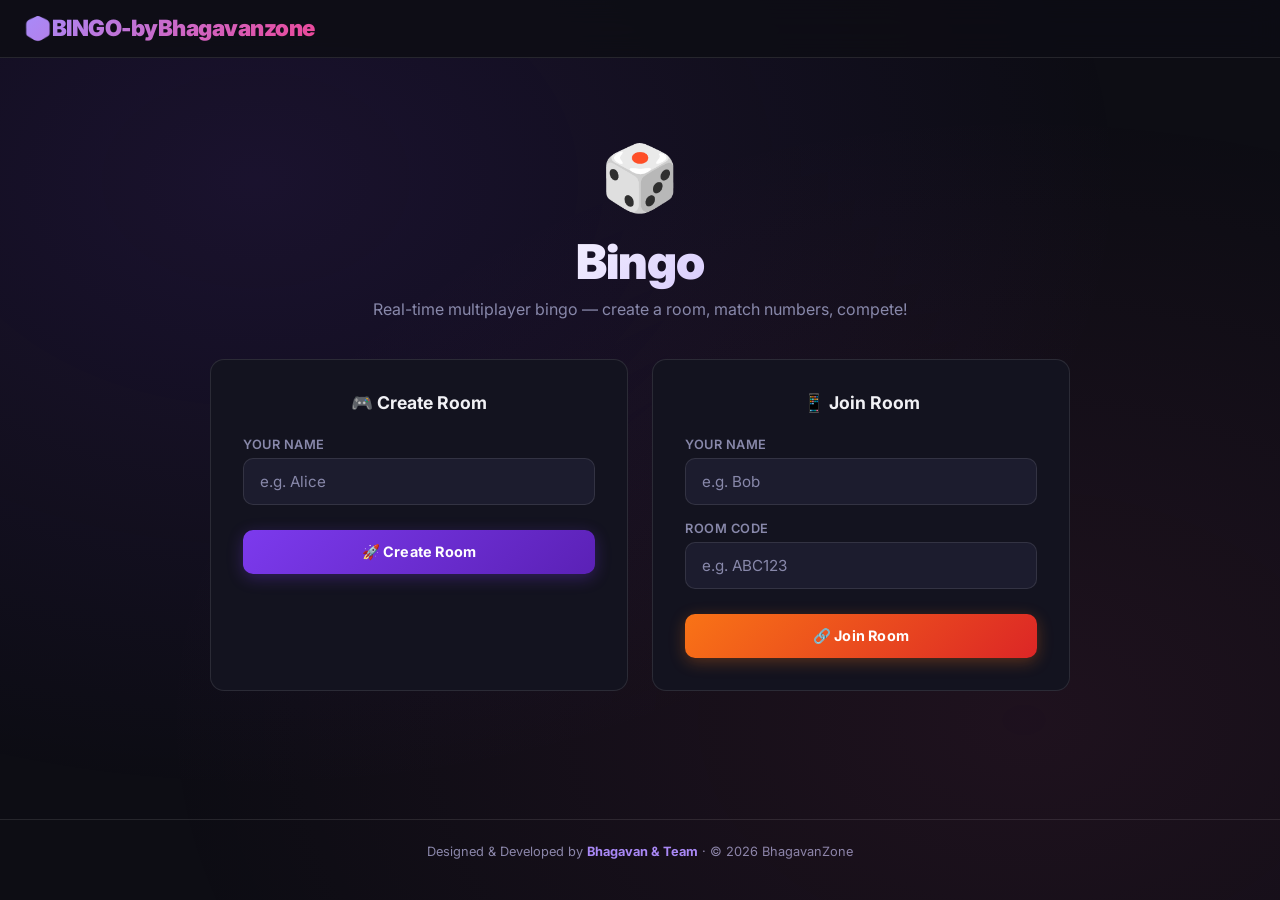
<file: bingo/app/templates/index.html>
<!DOCTYPE html>
<html lang="en">
<head>
    <meta charset="UTF-8">
    <meta name="viewport" content="width=device-width, initial-scale=1.0">
    <title>BINGO — Multiplayer Game</title>
    <link rel="stylesheet" href="/static/style.css">
    <!-- Socket.IO Client -->
    <script src="https://cdn.socket.io/4.7.5/socket.io.min.js"></script>
</head>
<body>

    <!-- HEADER -->
    <header class="header">
        <div class="header-inner">
            <div class="logo">🎲BINGO-byBhagavanzone</div>
            <div id="headerMeta" class="header-meta hidden">
                <span class="badge badge-room">Room: <strong id="hRoomCode">-</strong></span>
            </div>
        </div>
    </header>

    <!-- NOTIFICATIONS -->
    <div id="notifContainer"></div>

    <div class="container">

        <!-- ===== WELCOME SCREEN ===== -->
        <div id="screenWelcome" class="screen active">
            <div class="welcome-wrap">
                <div class="hero-icon">🎲</div>
                <h1 class="hero-title">Bingo</h1>
                <p class="hero-sub">Real-time multiplayer bingo — create a room, match numbers, compete!</p>
                <div class="home-grid">
                    <!-- Create -->
                    <div class="home-card">
                        <h2>🎮 Create Room</h2>
                        <div class="form-group">
                            <label>Your Name</label>
                            <input type="text" id="createName" placeholder="e.g. Alice" maxlength="20">
                        </div>
                        <button class="btn btn-primary btn-full mt1" id="btn-create-room">🚀 Create Room</button>
                    </div>
                    <!-- Join -->
                    <div class="home-card">
                        <h2>📱 Join Room</h2>
                        <div class="form-group">
                            <label>Your Name</label>
                            <input type="text" id="joinName" placeholder="e.g. Bob" maxlength="20">
                        </div>
                        <div class="form-group">
                            <label>Room Code</label>
                            <input type="text" id="joinCode" placeholder="e.g. ABC123" maxlength="6"
                                oninput="this.value=this.value.toUpperCase()">
                        </div>
                        <button class="btn btn-accent btn-full mt1" id="btn-join-room">🔗 Join Room</button>
                    </div>
                </div>
            </div>
        </div>

        <!-- ===== LOBBY / WAITING SCREEN ===== -->
        <div id="screenLobby" class="screen">
            <div style="max-width: 600px; margin: 0 auto;">
                <div class="card">
                    <div class="room-code-display">
                        <div class="text-muted" style="font-size:.82rem;margin-bottom:.4rem;">ROOM CODE</div>
                        <div class="room-code-val" id="display-room-code">------</div>
                        <div id="lobbyGridInfo" class="text-muted mt1" style="font-weight:600;">Grid: <span id="display-grid-size">5x5</span></div>
                    </div>
                    
                    <h2 class="card-title text-center" id="lobby-status-text" style="justify-content: center; margin-top: 1rem;">Waiting for Player 2...</h2>
                    
                    <div class="sep"></div>
                    <div class="card-title">👥 Players</div>
                    <div class="players-list" id="lobbyPlayers">
                        <!-- Filled by JS -->
                    </div>

                    <div id="hostControls" class="hidden mt2">
                        <div class="form-group">
                            <label>Select Grid Size</label>
                            <select id="gridSize" class="select-modern">
                                <option value="4">4x4 Grid</option>
                                <option value="5" selected>5x5 Grid (Classic)</option>
                                <option value="8">8x8 Grid</option>
                                <option value="10">10x10 Grid</option>
                            </select>
                        </div>
                        <button class="btn btn-primary btn-full mt1" id="btn-start-game">🎮 Start Game</button>
                    </div>
                </div>
            </div>
        </div>

        <!-- ===== GAME SCREEN ===== -->
        <div id="screenGame" class="screen">
            <div class="game-grid">
                
                <!-- Turn Indicator -->
                <div id="turn-indicator" class="turn-banner">
                    Waiting for turn...
                </div>

                <!-- Bingo Board -->
                <div class="bingo-board-container card">
                    <div class="bingo-header">
                        <span id="letter-B" class="bingo-letter">B</span>
                        <span id="letter-I" class="bingo-letter">I</span>
                        <span id="letter-N" class="bingo-letter">N</span>
                        <span id="letter-G" class="bingo-letter">G</span>
                        <span id="letter-O" class="bingo-letter">O</span>
                    </div>

                    <!-- The Grid -->
                    <div id="bingo-grid" class="bingo-grid">
                        <!-- Cells generated by JS -->
                    </div>
                </div>

            </div>
        </div>

    </div>

    <!-- GAME OVER MODAL -->
    <div class="modal-bg" id="gameOverModal">
        <div class="modal-box">
            <div class="hero-icon" style="font-size: 3rem;">🏆</div>
            <div class="modal-title" id="winner-text">You are the winner!</div>
            <p class="text-muted" style="margin-bottom: 2rem;">The game has finished.</p>
            <div style="display: flex; gap: 1rem;">
                <button class="btn btn-primary" style="flex:1" onclick="requestPlayAgain()">Play Again</button>
                <button class="btn btn-outline" style="flex:1" onclick="confirmLeave()">Leave</button>
            </div>
        </div>
    </div>

    <!-- LEAVE CONFIRM MODAL -->
    <div class="modal-bg" id="leaveGameModal">
        <div class="modal-box">
            <div class="hero-icon" style="font-size: 3rem;">🚪</div>
            <div class="modal-title">Leave Game?</div>
            <p class="text-muted" style="margin-bottom: 2rem;">Are you sure you want to exit and return to the landing page?</p>
            <div style="display: flex; gap: 1rem;">
                <button class="btn btn-primary" style="flex:1" onclick="location.reload()">Exit</button>
                <button class="btn btn-outline" style="flex:1" onclick="cancelLeave()">Cancel</button>
            </div>
        </div>
    </div>

    <!-- FOOTER -->
    <footer style="margin-top:3rem;padding:1.5rem;text-align:center;border-top:1px solid var(--glass-border);color:var(--muted);font-size:.8rem;">
        Designed &amp; Developed by <strong style="color:var(--primary-light);">Bhagavan &amp; Team</strong> · © 2026 BhagavanZone
    </footer>

    <script src="/static/app.js"></script>
</body>
</html>
</file>
<file: static/style.css>
@import url('https://fonts.googleapis.com/css2?family=Inter:wght@400;500;600;700;800;900&display=swap');

:root {
    --primary: #7c3aed;
    --primary-light: #a78bfa;
    --accent: #f97316;
    --accent2: #ec4899;
    --bg: #0d0d14;
    --bg2: #13131f;
    --bg3: #1c1c2e;
    --glass: rgba(255, 255, 255, 0.05);
    --glass-border: rgba(255, 255, 255, 0.1);
    --text: #f1f1f5;
    --muted: #8888aa;
    --success: #22c55e;
    --error: #ef4444;
    --warning: #f59e0b;
    --info: #38bdf8;
    --radius: 14px;
    --shadow: 0 8px 32px rgba(0, 0, 0, 0.4);
}

* { margin: 0; padding: 0; box-sizing: border-box; }

body {
    font-family: 'Inter', sans-serif;
    background: var(--bg);
    color: var(--text);
    min-height: 100vh;
    overflow-x: hidden;
}

body::before {
    content: '';
    position: fixed;
    top: 0; left: 0; right: 0; bottom: 0;
    background: radial-gradient(ellipse at 20% 20%, rgba(124, 58, 237, 0.12) 0%, transparent 60%), 
                radial-gradient(ellipse at 80% 80%, rgba(236, 72, 153, 0.08) 0%, transparent 60%);
    pointer-events: none;
    z-index: 0;
}

/* HEADER */
.header {
    position: sticky; top: 0; z-index: 100;
    background: rgba(13, 13, 20, 0.85); backdrop-filter: blur(16px);
    border-bottom: 1px solid var(--glass-border); padding: .9rem 1.5rem;
}
.header-inner { max-width: 1300px; margin: 0 auto; display: flex; align-items: center; justify-content: space-between; gap: 1rem; flex-wrap: wrap; }
.logo { font-size: 1.4rem; font-weight: 900; background: linear-gradient(135deg, var(--primary-light), var(--accent2)); -webkit-background-clip: text; background-clip: text; -webkit-text-fill-color: transparent; letter-spacing: -0.5px; }

/* SCREENS */
.screen { display: none; }
.screen.active { display: block; animation: fadeUp .35s ease; }
@keyframes fadeUp { from { opacity: 0; transform: translateY(16px); } to { opacity: 1; transform: translateY(0); } }

.container { position: relative; z-index: 1; max-width: 1300px; margin: 0 auto; padding: 2rem 1.5rem; }
.welcome-wrap { max-width: 860px; margin: 3rem auto; text-align: center; }
.hero-icon { font-size: 4rem; margin-bottom: 1rem; display: inline-block; animation: float 3s ease-in-out infinite; }
@keyframes float { 0%, 100% { transform: translateY(0); } 50% { transform: translateY(-10px); } }
.hero-title { font-size: 3rem; font-weight: 900; letter-spacing: -1px; background: linear-gradient(135deg, #fff 30%, var(--primary-light)); -webkit-background-clip: text; background-clip: text; -webkit-text-fill-color: transparent; margin-bottom: .5rem; }
.hero-sub { color: var(--muted); font-size: 1rem; margin-bottom: 2.5rem; }

/* CARDS */
.card { background: var(--glass); backdrop-filter: blur(12px); border: 1px solid var(--glass-border); border-radius: var(--radius); padding: 1.8rem; }
.card-title { font-size: 1rem; font-weight: 700; color: var(--primary-light); margin-bottom: 1.2rem; display: flex; align-items: center; gap: .5rem; }
.home-grid { display: grid; grid-template-columns: 1fr 1fr; gap: 1.5rem; }
@media(max-width:640px) { .home-grid { grid-template-columns: 1fr; } }
.home-card { background: var(--bg2); border: 1px solid var(--glass-border); border-radius: var(--radius); padding: 2rem; transition: border-color .3s, transform .3s, box-shadow .3s; }
.home-card:hover { border-color: var(--primary); transform: translateY(-4px); box-shadow: 0 12px 40px rgba(124, 58, 237, .2); }
.home-card h2 { font-size: 1.1rem; font-weight: 700; margin-bottom: 1.5rem; color: var(--text); }

/* FORMS */
.form-group { margin-bottom: 1rem; text-align: left; }
label { display: block; font-size: .8rem; font-weight: 600; color: var(--muted); margin-bottom: .4rem; text-transform: uppercase; letter-spacing: .5px; }
input[type=text], input[type=tel], select { width: 100%; padding: .8rem 1rem; background: var(--bg3); border: 1px solid var(--glass-border); border-radius: 10px; color: var(--text); font-size: .95rem; font-family: 'Inter', sans-serif; transition: border-color .3s, box-shadow .3s; outline: none; }
input:focus { border-color: var(--primary); box-shadow: 0 0 0 3px rgba(124, 58, 237, .15); }
input::placeholder { color: var(--muted); }

/* BUTTONS */
.btn { padding: .8rem 1.5rem; border: none; border-radius: 10px; font-family: 'Inter', sans-serif; font-size: .9rem; font-weight: 700; cursor: pointer; transition: all .25s; display: inline-flex; align-items: center; justify-content: center; gap: .4rem; letter-spacing: .2px; }
.btn-full { width: 100%; }
.btn-primary { background: linear-gradient(135deg, var(--primary), #5b21b6); color: #fff; box-shadow: 0 4px 16px rgba(124, 58, 237, .3); }
.btn-primary:hover { transform: translateY(-2px); box-shadow: 0 6px 24px rgba(124, 58, 237, .45); }
.btn-accent { background: linear-gradient(135deg, var(--accent), #dc2626); color: #fff; box-shadow: 0 4px 16px rgba(249, 115, 22, .3); }
.btn-accent:hover { transform: translateY(-2px); box-shadow: 0 6px 24px rgba(249, 115, 22, .4); }
.btn-success { background: linear-gradient(135deg, #16a34a, #15803d); color: #fff; }
.btn-success:hover { transform: translateY(-2px); }
.btn-outline { background: transparent; border: 1px solid var(--glass-border); color: var(--text); }
.btn-outline:hover { border-color: var(--primary-light); background: rgba(124, 58, 237, .1); }

/* NOTIFICATIONS (matching guessify) */
#notifContainer { position: fixed; top: 80px; right: 1.2rem; z-index: 3000; display: flex; flex-direction: column; gap: .6rem; max-width: 300px; }
.notif { padding: .9rem 1.2rem; border-radius: 10px; font-size: .88rem; font-weight: 600; animation: slideIn .3s ease; box-shadow: var(--shadow); display: flex; align-items: flex-start; gap: .5rem; backdrop-filter: blur(10px); }
.notif-progress { height: 3px; border-radius: 2px; margin-top: .6rem; background: rgba(255, 255, 255, .3); animation: progressShrink 3.8s linear forwards; }
@keyframes slideIn { from { transform: translateX(330px); opacity: 0; } to { transform: translateX(0); opacity: 1; } }
@keyframes progressShrink { from { width: 100%; } to { width: 0%; } }
.notif.success { background: rgba(22, 163, 74, .9); color: #fff; }
.notif.error { background: rgba(220, 38, 38, .9); color: #fff; }

/* BADGES AND INFO */
.header-meta { display: flex; align-items: center; gap: .8rem; flex-wrap: wrap; }
.badge { padding: .35rem .9rem; border-radius: 50px; font-size: .78rem; font-weight: 600; letter-spacing: .3px; }
.badge-room { background: rgba(124, 58, 237, .2); border: 1px solid rgba(124, 58, 237, .4); color: var(--primary-light); }

/* LOBBY UI */
.room-code-display { background: linear-gradient(135deg, rgba(124, 58, 237, .15), rgba(236, 72, 153, .1)); border: 1px solid rgba(124, 58, 237, .3); border-radius: 12px; padding: 1.5rem; text-align: center; margin-bottom: 1.5rem; }
.room-code-val { font-size: 2.2rem; font-weight: 900; letter-spacing: 4px; color: var(--primary-light); font-family: 'Courier New', monospace; }
.players-list { display: flex; flex-direction: column; gap: .6rem; max-height: 320px; overflow-y: auto; padding-right: 4px; }
.player-item { background: var(--bg3); border: 1px solid var(--glass-border); border-radius: 10px; padding: .9rem 1.1rem; display: flex; align-items: center; justify-content: space-between; transition: border-color .3s; }
.player-avatar { width: 32px; height: 32px; border-radius: 50%; display: flex; align-items: center; justify-content: center; font-weight: 800; font-size: .85rem; flex-shrink: 0; }
.player-name-text { flex: 1; margin-left: .8rem; font-weight: 600; font-size: .92rem; }
.pip { padding: .25rem .65rem; border-radius: 50px; font-size: .7rem; font-weight: 700; background: rgba(124, 58, 237, .2); color: var(--primary-light); }

/* PLAY GRID */
.game-grid { display: flex; flex-direction: column; align-items: center; gap: 1.5rem; }
.turn-banner { width: 100%; max-width: 400px; padding: 1rem; border-radius: var(--radius); text-align: center; font-weight: bold; background: var(--bg3); border: 1px solid var(--glass-border); transition: all 0.3s; }
.turn-banner.my-turn { background: rgba(34, 197, 94, 0.15); border-color: rgba(34, 197, 94, 0.4); color: #4ade80; }
.turn-banner.opponent-turn { background: rgba(249, 115, 22, 0.15); border-color: rgba(249, 115, 22, 0.4); color: #fb923c; }

.bingo-board-container { width: 100%; max-width: 400px; }
.bingo-header { display: flex; justify-content: space-between; padding: 0 1rem; margin-bottom: 1rem; font-size: 2rem; font-weight: 900; color: var(--muted); }
.bingo-letter { transition: color 0.3s, text-shadow 0.3s, transform 0.3s; }
.bingo-letter.active { color: var(--primary-light); text-shadow: 0 0 12px rgba(124, 58, 237, 0.6); transform: scale(1.15); }

.bingo-grid { display: grid; gap: 8px; aspect-ratio: 1; }
.bingo-cell { display: flex; align-items: center; justify-content: center; font-size: 1.4rem; font-weight: 700; color: var(--text); background: var(--bg2); border: 1px solid var(--glass-border); border-radius: 10px; cursor: pointer; user-select: none; transition: all 0.2s cubic-bezier(0.4, 0, 0.2, 1); }
.bingo-cell:hover:not(.selected):not(.disabled) { background: rgba(124, 58, 237, 0.15); border-color: rgba(124, 58, 237, 0.4); transform: scale(1.05); }
.bingo-cell:active:not(.selected):not(.disabled) { transform: scale(0.95); }
.bingo-cell.selected { background: rgba(255, 255, 255, 0.05); color: transparent; text-shadow: 0 0 10px rgba(255, 255, 255, 0.9); border-color: rgba(255, 255, 255, 0.15); cursor: default; animation: popIn 0.3s cubic-bezier(0.175, 0.885, 0.32, 1.275); }
.bingo-cell.disabled { cursor: not-allowed; opacity: 0.6; }

/* MODAL */
.modal-bg { position: fixed; inset: 0; background: rgba(0, 0, 0, .7); backdrop-filter: blur(4px); display: none; align-items: center; justify-content: center; z-index: 5000; }
.modal-bg.open { display: flex; }
.modal-box { background: var(--bg2); border: 1px solid var(--glass-border); border-radius: var(--radius); padding: 2.5rem 2rem; max-width: 400px; width: 90%; text-align: center; animation: scaleIn .25s ease; }
.modal-title { font-size: 2rem; font-weight: 900; margin-bottom: 1rem; color: #fb923c; }
@keyframes scaleIn { from { transform: scale(.9); opacity: 0; } to { transform: scale(1); opacity: 1; } }

/* UTILS */
.hidden { display: none !important; }
.mt1 { margin-top: .6rem; }
.mt2 { margin-top: 1.2rem; }
.sep { height: 1px; background: var(--glass-border); margin: 1.2rem 0; }
.text-muted { color: var(--muted); font-size: .85rem; }
.text-center { text-align: center; }
</file>
